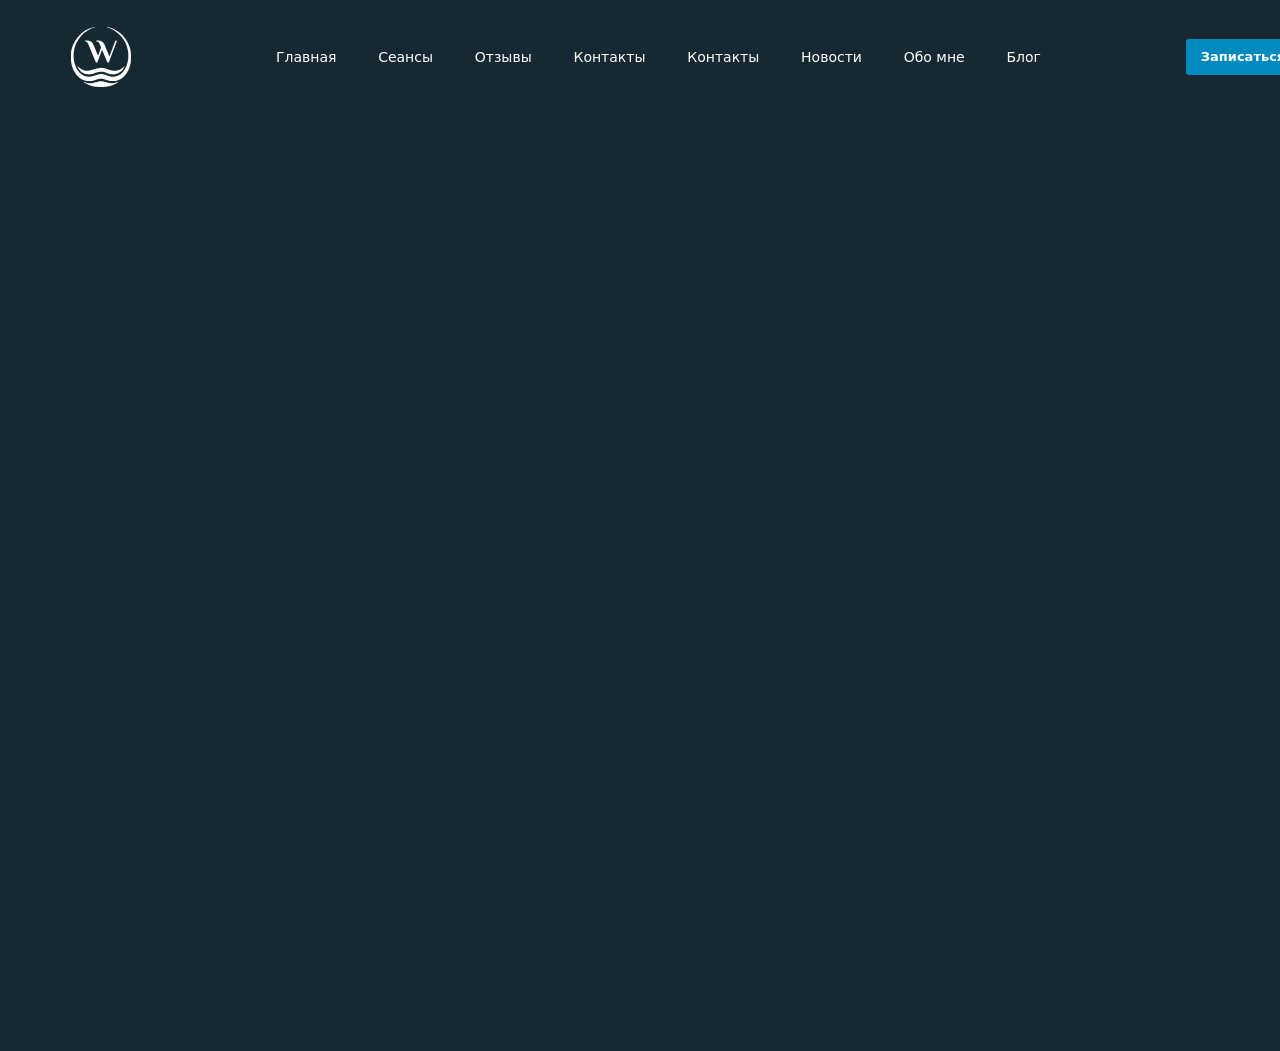
<file: homework4/index.html>
<!DOCTYPE html>
<html lang="en">
<head>
    <meta charset="UTF-8">
    <meta name="viewport" content="width=device-width, initial-scale=1.0">
    <link rel="stylesheet" href="style.css">
    <title>Homework</title>
</head>
<body>
    <header>
        <img src="logo (1).svg" alt="logo">
        <nav>
            <ul>
                <li>Главная</li>
                <li>Сеансы</li>
                <li>Отзывы</li>
                <li>Контакты</li>
                <li>Контакты</li>
                <li>Новости</li>
                <li>Обо мне</li>
                <li>Блог</li>
            </ul>
        </nav>
        <button>Записаться на сеанс</button>
    </header>
</body>
</html>
</file>
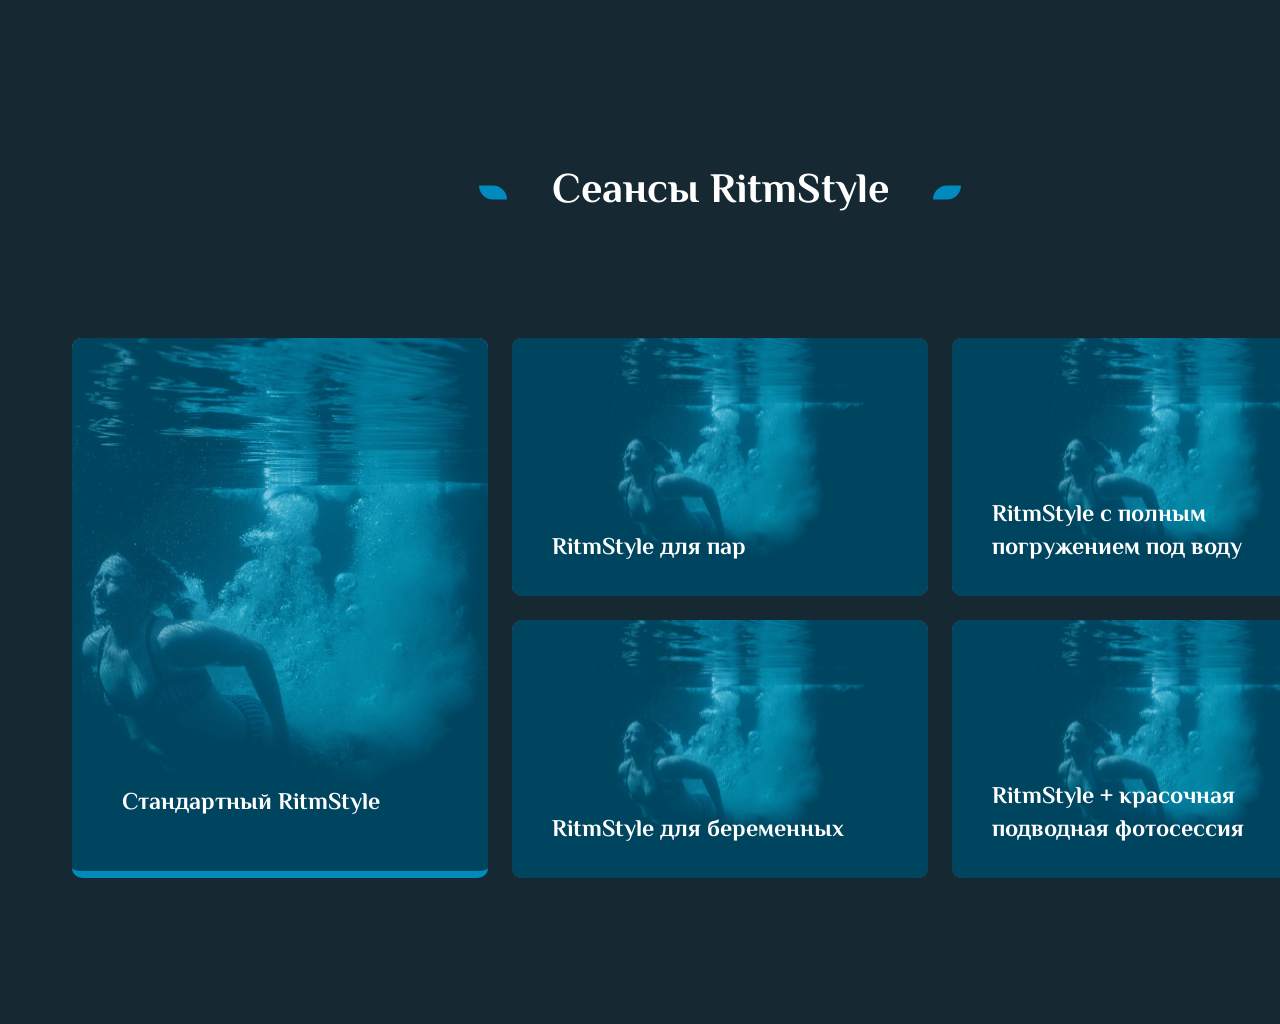
<file: homework5/index.html>
<!DOCTYPE html>
<html lang="en">
<head>
    <meta charset="UTF-8">
    <meta name="viewport" content="width=device-width, initial-scale=1.0">
    <link rel="stylesheet" href="css/style.css">
    <link href="https://fonts.googleapis.com/css2?family=El+Messiri:wght@400..700&display=swap" rel="stylesheet">
    <title>HOMEWORK IS GETTING CRAZY! YEAH BOY!</title>
</head>
<body>
    <section>
        <header>
            <img src="img/leaf_left.svg" alt="leaf_left">
            <span>Сеансы RitmStyle</span>
            <img src="img/leaf_right.svg" alt="leaf_right">
        </header>
        <main>
            <div class="left_side">
                <p>Стандартный RitmStyle</p>
            </div>
            <div class="right_side">
                <div>RitmStyle для пар</div>
                <div>RitmStyle c полным погружением под воду</div>
                <div>RitmStyle для беременных</div>
                <div>RitmStyle + красочная подводная фотосессия</div>
            </div>
        </main>
    </section>
</body>
</html>
</file>
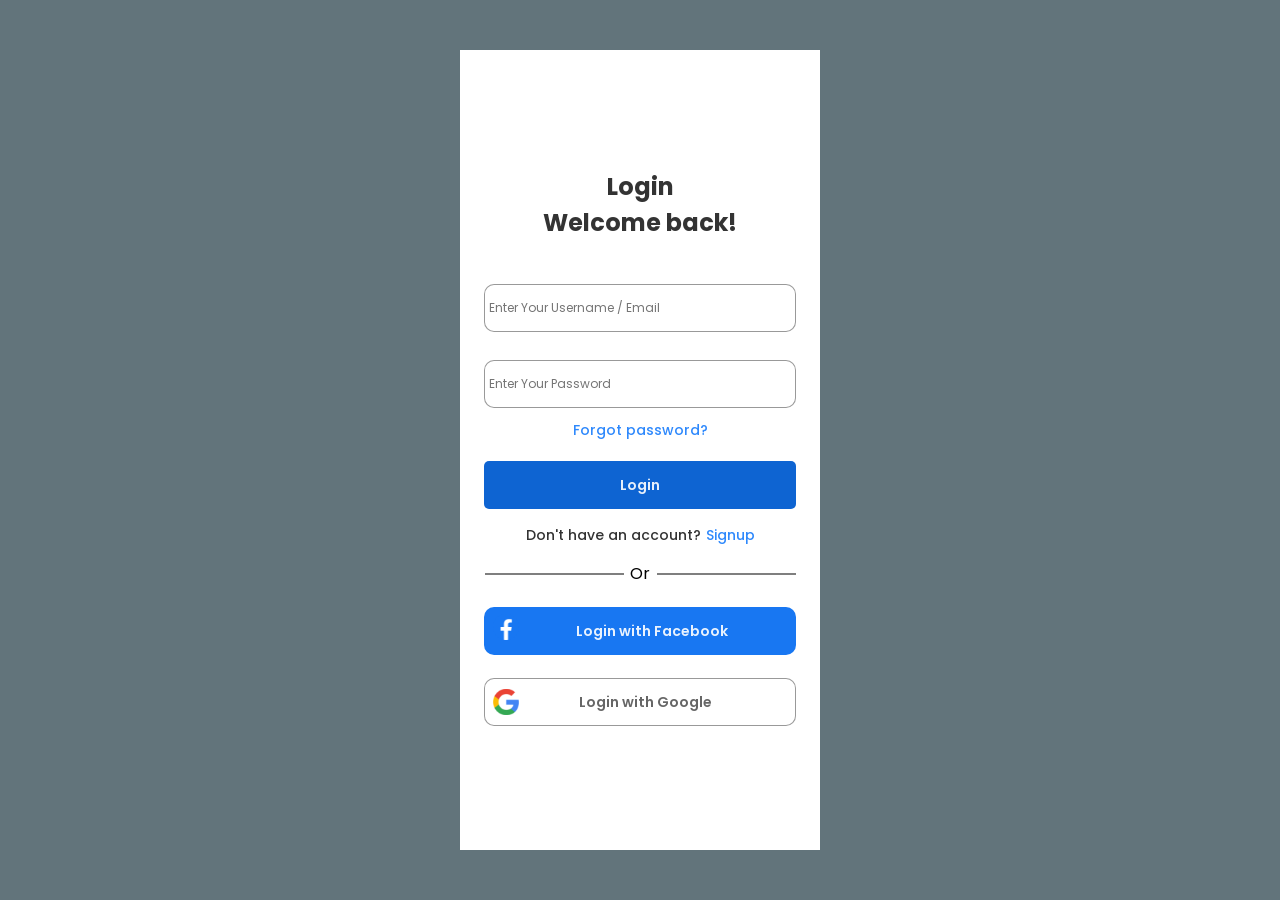
<file: homework6/index.html>
<!DOCTYPE html>
<html lang="en">
<head>
    <meta charset="UTF-8">
    <meta name="viewport" content="width=device-width, initial-scale=1.0">
    <link rel="stylesheet" href="css/style.css">
    <link href="https://fonts.googleapis.com/css2?family=Poppins:ital,wght@0,100;0,200;0,300;0,400;0,500;0,600;0,700;0,800;0,900;1,100;1,200;1,300;1,400;1,500;1,600;1,700;1,800;1,900&display=swap" rel="stylesheet">
    <title>CRAZY LEGENDARY HOMEWORK!!!</title>
</head>
<body>
    <main>
        <p class="welcome">Login<br>Welcome back!</p>
        <form>
            <input class="username" type="text" placeholder="Enter Your Username / Email">
            <input class="password" type="password" placeholder="Enter Your Password">
        </form>
        <p class="forgot"><a>Forgot password?</a></p>
        <button class="login">Login</button>
        <p class="sign_up">Don't have an account?<a>Signup</a></p>
        <div class="or">
            <hr>
            <span>Or</span>
            <hr>
        </div>
        <button class="facebook">
            <img src="img/facebook logo.svg" alt="facebook logo">
            <span>Login with Facebook</span>
        </button>
        <button class="google">
            <img src="img/google logo.svg" alt="google logo">
            <span>Login with Google</span>
        </button>
    </main>
</body>
</html>
</file>
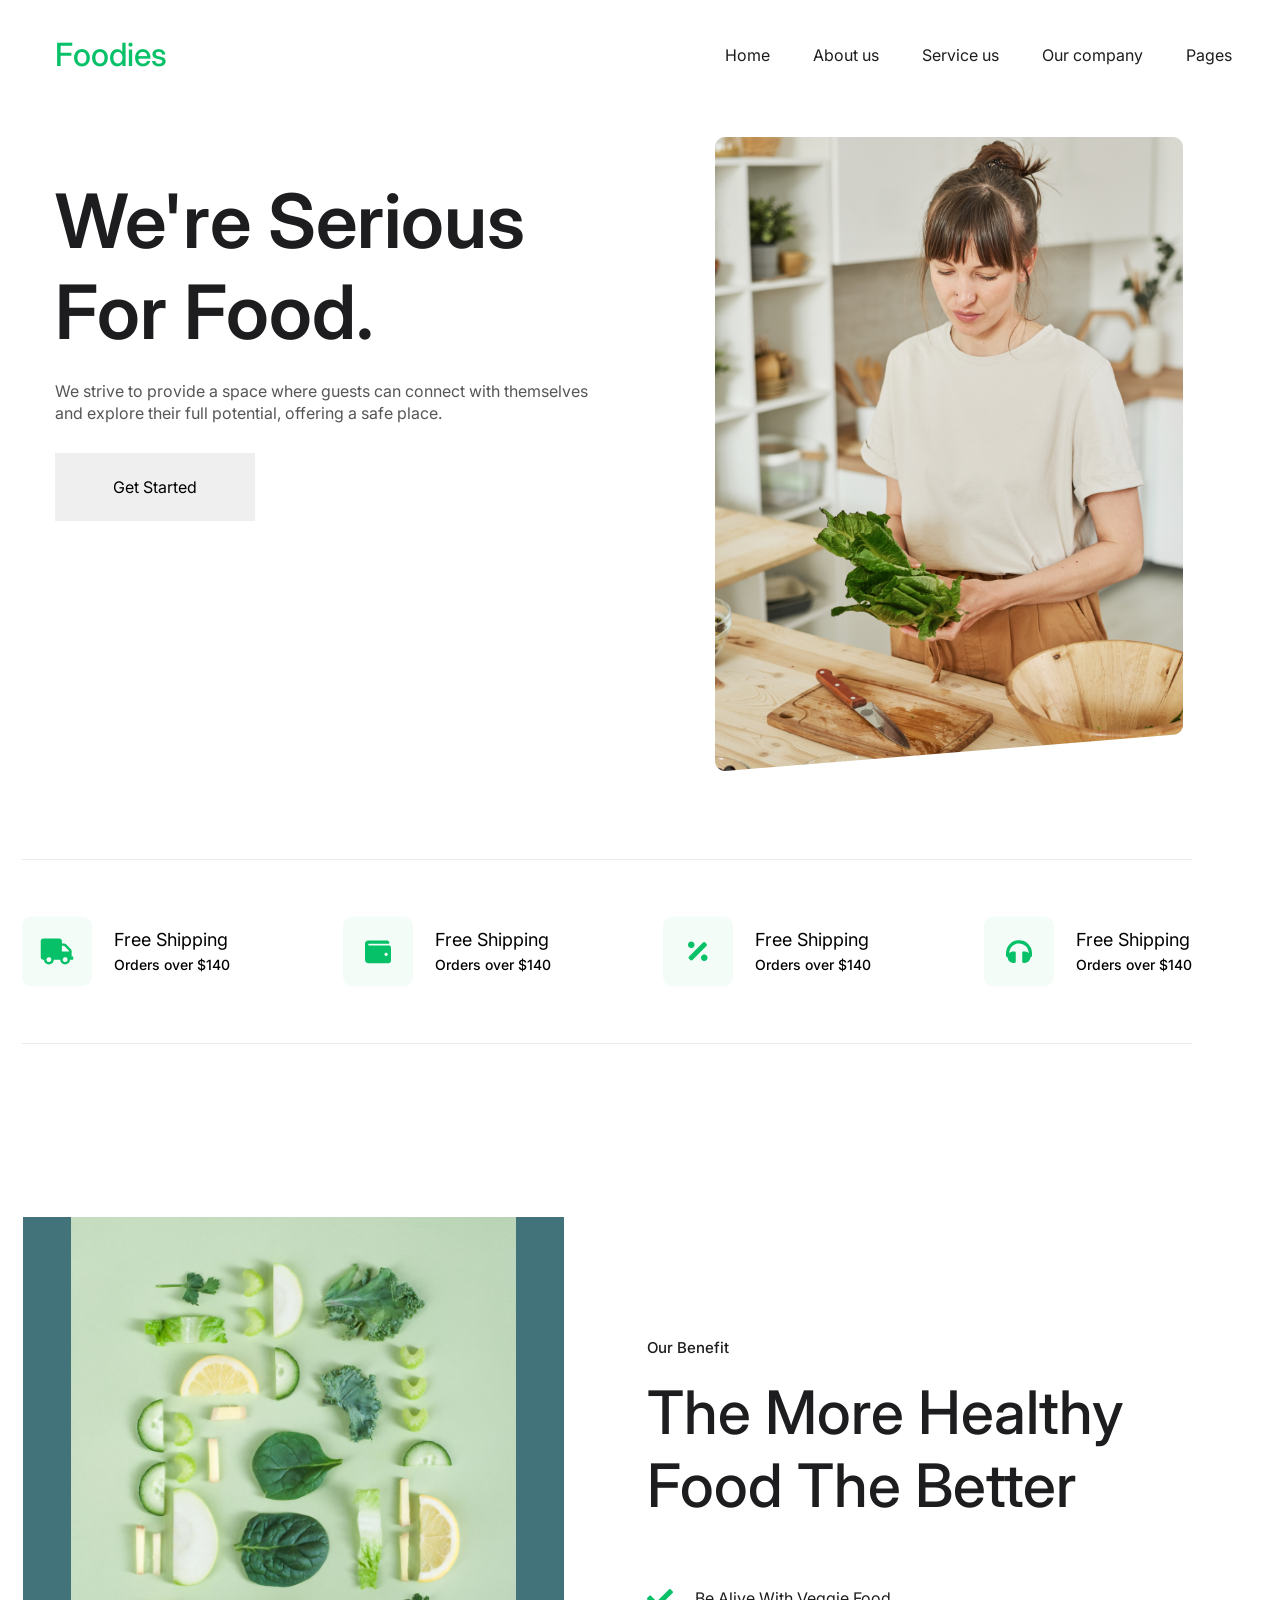
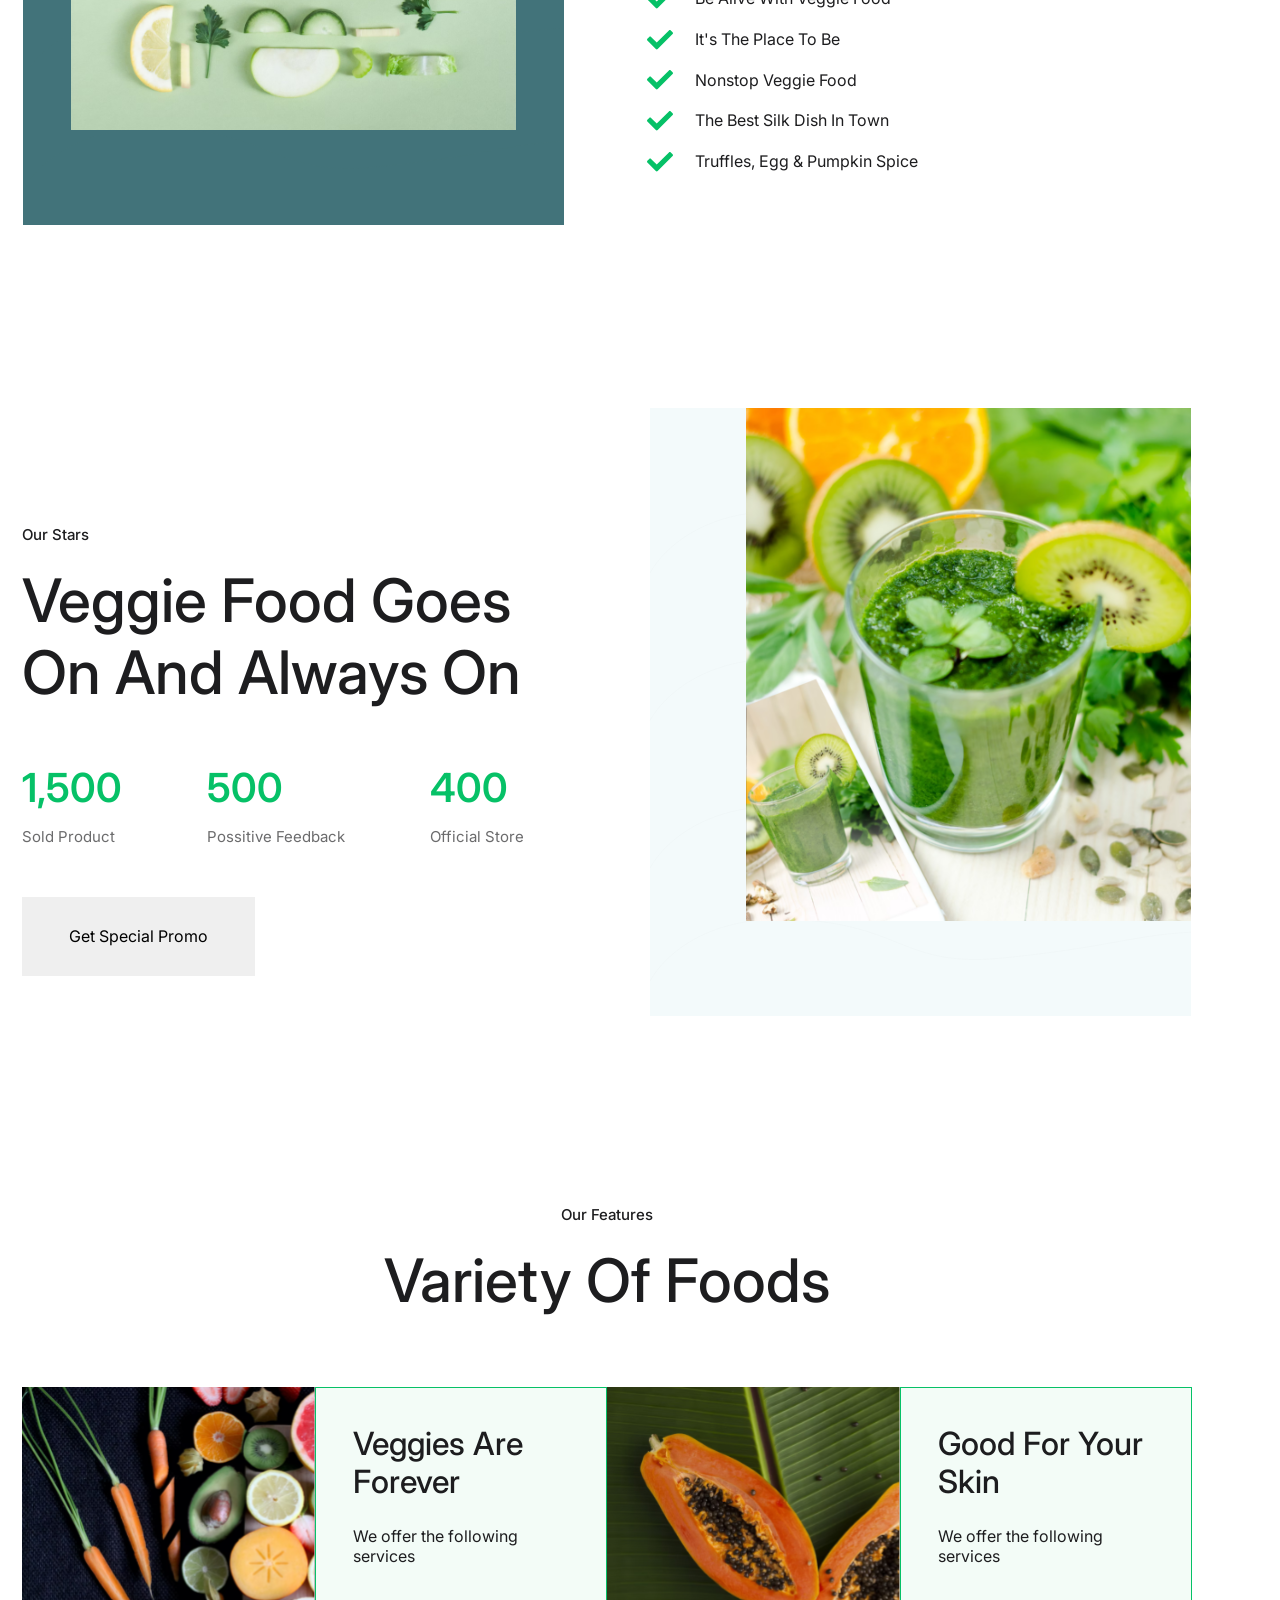
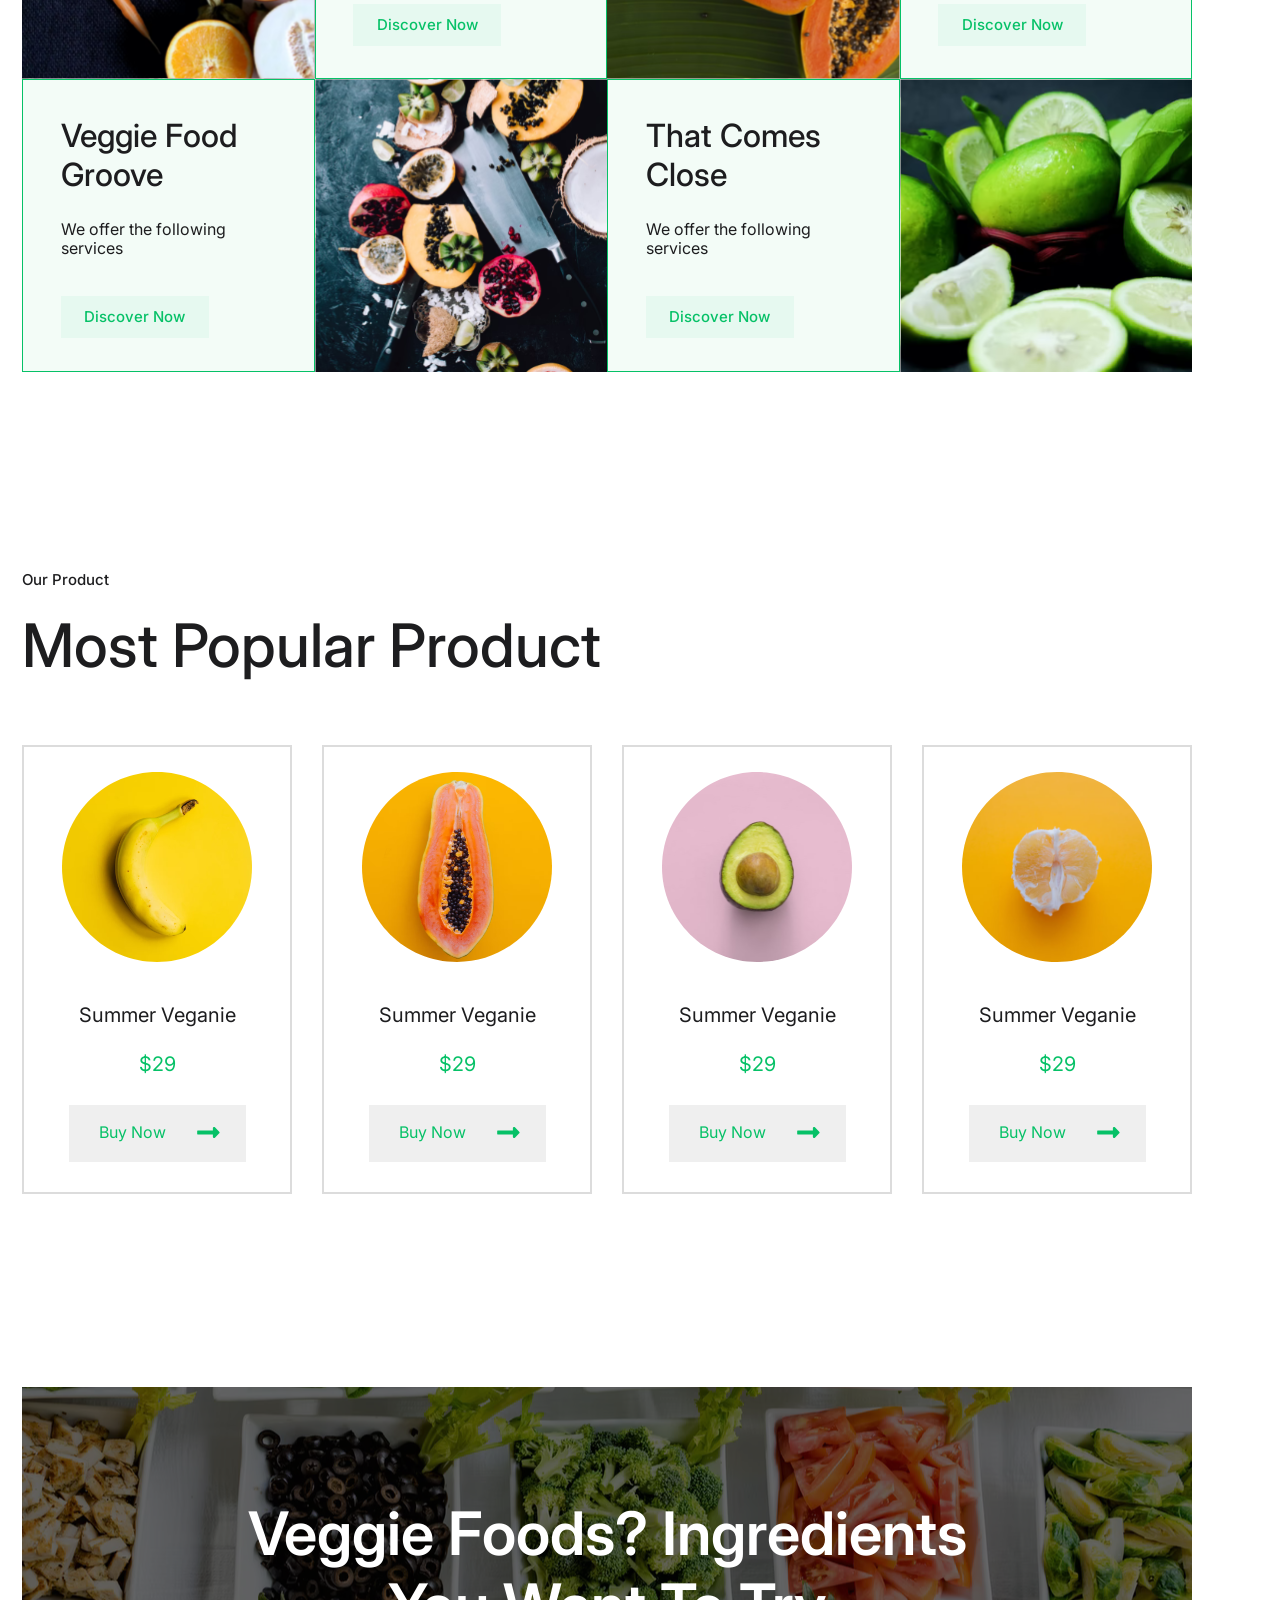
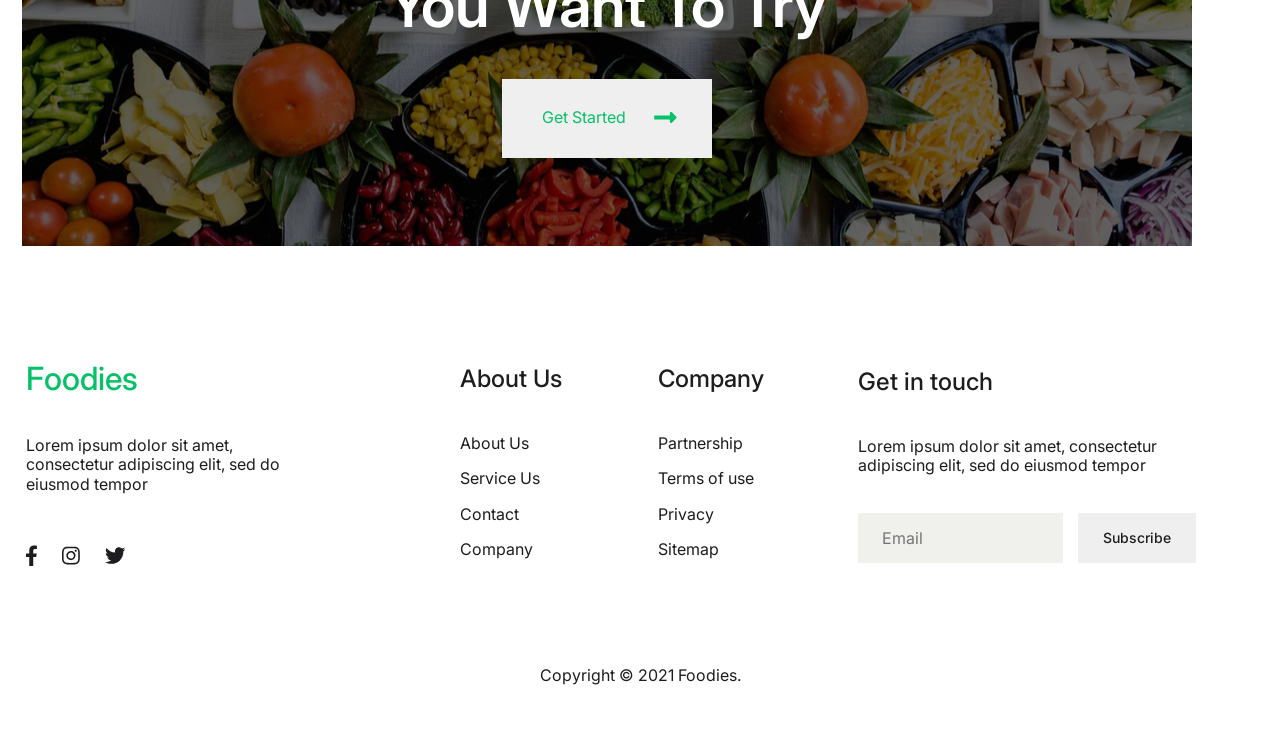
<file: homework7/pages/index.html>
<!DOCTYPE html>
<html lang="en">
<head>
    <meta charset="UTF-8">
    <meta name="viewport" content="width=device-width, initial-scale=1.0">
    <link href="https://fonts.googleapis.com/css2?family=Inter:wght@100..900&display=swap" rel="stylesheet">
    <link rel="stylesheet" href="../styles/css/style.css">
    <title>LEGENDARY THING HAPPENS HERE!!!</title>
</head>
<body>
    <article>
        <header>
            <nav>
                <span class="logo">Foodies</span>
                <ul>
                    <li><a class="nav__text href-active" href="#">Home</a></li>
                    <li><a class="nav__text href-active" href="#">About us</a></li>
                    <li><a class="nav__text href-active" href="#">Service us</a></li>
                    <li><a class="nav__text href-active" href="#">Our company</a></li>
                    <li><a class="nav__text href-active" href="#">Pages</a></li>
                </ul>
            </nav>
            <div class="header">
                <div class="header__left">  
                    <p class="header__left__title">We're Serious For Food.</p>
                    <p class="header__left__subtitle">We strive to provide a space where guests can connect with themselves and explore their full potential, offering a safe place.</p>
                    <button class="header__left__button button-active">Get Started</button>
                </div>
                <img src="../img/hero.svg" alt="hero">
            </div>
        </header>
        <main>
            <section class="features">
                <div class="features__block">
                    <img src="../img/logistic.svg" alt="logistic">
                    <div class="features__text">
                        <div class="features__text__title">Free Shipping</div>
                        <div class="features__text__subtitle">Orders over $140</div>
                    </div>
                </div>
                <div class="features__block">
                    <img src="../img/money.svg" alt="money">
                    <div class="features__text">
                        <div class="features__text__title">Free Shipping</div>
                        <div class="features__text__subtitle">Orders over $140</div>
                    </div>
                </div>
                <div class="features__block">
                    <img src="../img/sales.svg" alt="sales">
                    <div class="features__text">
                        <div class="features__text__title">Free Shipping</div>
                        <div class="features__text__subtitle">Orders over $140</div>
                    </div>
                </div>
                <div class="features__block">
                    <img src="../img/headphones.svg" alt="headphones">
                    <div class="features__text">
                        <div class="features__text__title">Free Shipping</div>
                        <div class="features__text__subtitle">Orders over $140</div>
                    </div>
                </div>
            </section>
            <section class="benefits">
                <img src="../img/benefits.svg" alt="benefits">
                <div class="benefits__right">
                    <p class="benefits__right__subtitle">Our Benefit</p>
                    <p class="benefits__right__title">The More Healthy Food The Better</p>
                    <div class="benefits__right__list">
                        <img src="../img/check.svg" alt="check">
                        <span>Be Alive With Veggie Food</span>
                    </div>
                    <div class="benefits__right__list">
                        <img src="../img/check.svg" alt="check">
                        <span>It's The Place To Be</span>
                    </div>
                    <div class="benefits__right__list">
                        <img src="../img/check.svg" alt="check">
                        <span>Nonstop Veggie Food</span>
                    </div>
                    <div class="benefits__right__list">
                        <img src="../img/check.svg" alt="check">
                        <span>The Best Silk Dish In Town</span>
                    </div>
                    <div class="benefits__right__list">
                        <img src="../img/check.svg" alt="check">
                        <span>Truffles, Egg & Pumpkin Spice</span>
                    </div>
                </div>
            </section>
            <section class="stars">
                <div class="stars__left">
                    <p class="stars__left__subtitle">Our Stars</p>
                    <p class="stars__left__title">Veggie Food Goes On And Always On</p>
                    <div class="stars__left__achievments">
                        <div class="achievment">
                            <p class="achievment__number">1,500</p>
                            <p class="achievment__text">Sold Product</p>
                        </div>
                        <div class="achievment">
                            <p class="achievment__number">500</p>
                            <p class="achievment__text">Possitive Feedback</p>
                        </div>
                        <div class="achievment">
                            <p class="achievment__number">400</p>
                            <p class="achievment__text">Official Store</p>
                        </div>
                    </div>
                    <button class="stars__button button-active">Get Special Promo</button>
                </div>
                <img src="../img/stars.svg" alt="stars">
            </section>
            <section class="advantages">
                <p class="advantages__subtitle">Our Features</p>
                <p class="advantages__title">Variety Of Foods</p>
                <div class="advantages__table">
                    <img src="../img/food-1.svg" alt="food-1">
                    <div class="advantages__table__advantage">
                        <p class="title">Veggies Are Forever</p>
                        <p class="subtitle">We offer the following services</p>
                        <button class="advantages__button button-active">Discover Now</button>
                    </div>
                    <img src="../img/food-2.svg" alt="food-2">
                    <div class="advantages__table__advantage">
                        <p class="title">Good For Your Skin</p>
                        <p class="subtitle">We offer the following services</p>
                        <button class="advantages__button button-active">Discover Now</button>
                    </div>
                    <div class="advantages__table__advantage">
                        <p class="title">Veggie Food Groove</p>
                        <p class="subtitle">We offer the following services</p>
                        <button class="advantages__button button-active">Discover Now</button>
                    </div>
                    <img src="../img/food-3.svg" alt="food-3">
                    <div class="advantages__table__advantage">
                        <p class="title">That Comes Close</p>
                        <p class="subtitle">We offer the following services</p>
                        <button class="advantages__button button-active">Discover Now</button>
                    </div>
                    <img src="../img/food-4.svg" alt="food-4">
                </div>
            </section>
            <section class="product">
                <p class="product__subtitle">Our Product</p>
                <p class="product__title">Most Popular Product</p>
                <div class="product__foods">
                    <div class="product__foods__product">
                        <img src="../img/product-1.svg" alt="product-1">
                        <p class="title">Summer Veganie</p>
                        <p class="price">$29</p>
                        <button class="products__button button-transform"><span>Buy Now</span><img class="button__img-change" src="../img/arrow.svg" alt="arrow"></button>
                    </div>
                    <div class="product__foods__product">
                        <img src="../img/product-2.svg" alt="product-2">
                        <p class="title">Summer Veganie</p>
                        <p class="price">$29</p>
                        <button class="products__button button-transform"><span>Buy Now</span><img class="button__img-change" src="../img/arrow.svg" alt="arrow"></button>
                    </div>
                    <div class="product__foods__product">
                        <img src="../img/product-3.svg" alt="product-3">
                        <p class="title">Summer Veganie</p>
                        <p class="price">$29</p>
                        <button class="products__button button-transform"><span>Buy Now</span><img class="button__img-change" src="../img/arrow.svg" alt="arrow"></button>
                    </div>
                    <div class="product__foods__product">
                        <img src="../img/product-4.svg" alt="product-4">
                        <p class="title">Summer Veganie</p>
                        <p class="price">$29</p>
                        <button class="products__button button-transform"><span>Buy Now</span><img class="button__img-change" src="../img/arrow.svg" alt="arrow"></button>
                    </div>
                </div>
            </section>
            <section class="ingredients">
                <p class="ingredients__title">Veggie Foods? Ingredients You Want To Try</p>
                <button class="ingredients__button button-transform"><span>Get Started</span><img class="button__img-change" src="../img/arrow.svg" alt="arrow"></button>
            </section>
        </main>
        <footer>
            <div class="footer__top">
                <div class="footer__top1">
                    <p class="logo">Foodies</p>
                    <p class="footer__top1__subtitle">Lorem ipsum dolor sit amet, consectetur adipiscing elit, sed do eiusmod tempor</p>
                    <div class="contacts">
                        <img src="../img/Facebook.svg" alt="Facebook">
                        <img src="../img/instagram.svg" alt="Instagram">
                        <img src="../img/Twitter.svg" alt="Twitter">
                    </div>
                </div>
                <div class="footer__top2">
                    <p class="footer__top2__title">About Us</p>
                    <ul>
                        <li><a class="footer__href-active" href="#">About Us</a></li>
                        <li><a class="footer__href-active" href="#">Service Us</a></li>
                        <li><a class="footer__href-active" href="#">Contact</a></li>
                        <li><a class="footer__href-active" href="#">Company</a></li>
                    </ul>
                </div>
                <div class="footer__top3">
                    <p class="footer__top3__title">Company</p>
                    <ul>
                        <li><a class="footer__href-active" href="#">Partnership</a></li>
                        <li><a class="footer__href-active" href="#">Terms of use</a></li>
                        <li><a class="footer__href-active" href="#">Privacy</a></li>
                        <li><a class="footer__href-active" href="#">Sitemap</a></li>
                    </ul>
                </div>
                <div class="footer__top4">
                    <p class="footer__top4__title">Get in touch</p>
                    <p class="footer__top4__subtitle">Lorem ipsum dolor sit amet, consectetur adipiscing elit, sed do eiusmod tempor</p>
                    <form>
                        <input type="email" placeholder="Email">
                        <button class="button-transform"><span>Subscribe</span></button>
                    </form>
                </div>
            </div>
        </footer>
        <div class="footer__bottom"><p>Copyright © 2021 Foodies.</p></div>
    </article>
</body>
</html>
</file>
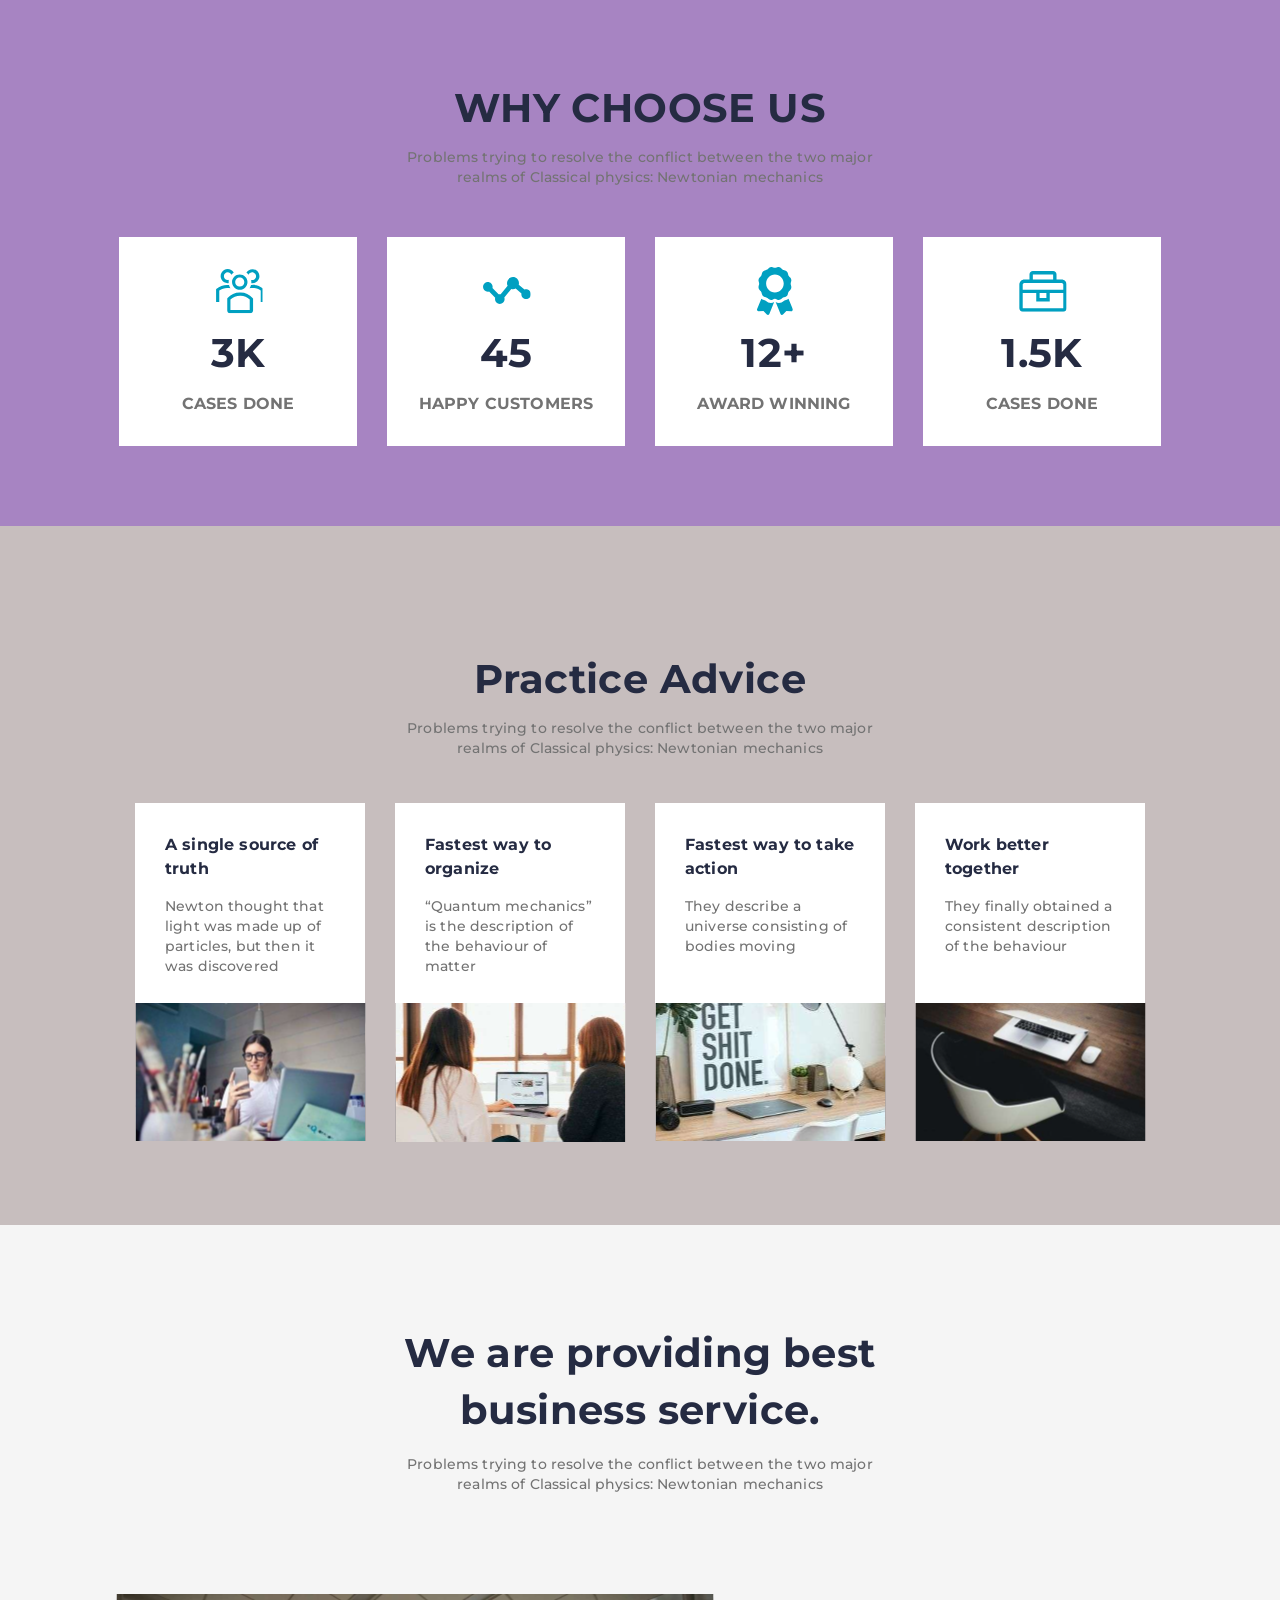
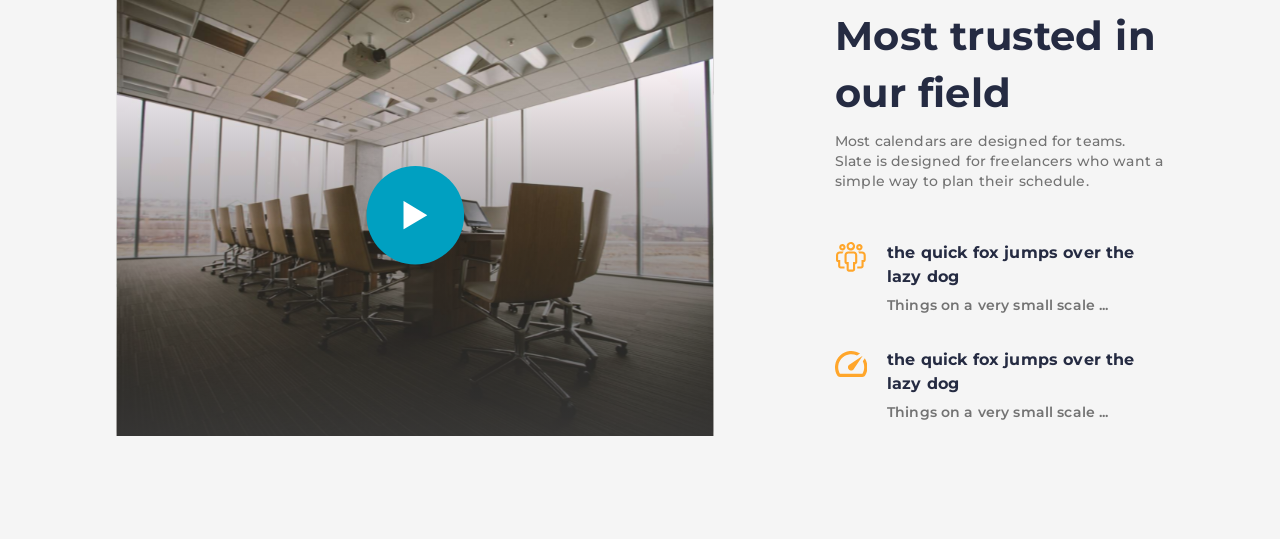
<file: homework8-9/pages/index.html>
<!DOCTYPE html>
<html lang="en">
<head>
    <meta charset="UTF-8">
    <meta name="viewport" content="width=device-width, initial-scale=1.0">
    <link rel="stylesheet" href="../styles/css/style.css">
    <link href="https://fonts.googleapis.com/css2?family=Montserrat:ital,wght@0,100..900;1,100..900&display=swap" rel="stylesheet">
    <title>CRAZY THINGS!!!</title>
</head>
<body>
    <main>
        <section class="features">
            <div class="features__container">
                <p class="features__title">WHY CHOOSE US</p>
                <p class="features__text">Problems trying to resolve the conflict between the two major realms 
                    of Classical physics: Newtonian mechanics </p>
                <div class="features__cards">
                    <div class="features__card">
                        <img src="../img/card-icon1.svg" alt="card-icon1">
                        <p class="features__card__title">3K</p>
                        <p class="features__card__subtitle">CASES DONE</p>
                    </div>
                    <div class="features__card">
                        <img src="../img/card-icon2.svg" alt="card-icon2">
                        <p class="features__card__title">45</p>
                        <p class="features__card__subtitle">HAPPY CUSTOMERS</p>
                    </div>
                    <div class="features__card">
                        <img src="../img/card-icon3.svg" alt="card-icon3">
                        <p class="features__card__title">12+</p>
                        <p class="features__card__subtitle">AWARD WINNING</p>
                    </div>
                    <div class="features__card">
                        <img src="../img/card-icon4.svg" alt="card-icon4">
                        <p class="features__card__title">1.5K</p>
                        <p class="features__card__subtitle">CASES DONE</p>
                    </div>
                </div>
            </div>
        </section>
        <section class="advices">
            <div class="advices__container">
                <p class="advices__title">Practice Advice</p>
                <p class="advices__text">Problems trying to resolve the conflict between 
                    the two major realms of Classical physics: Newtonian mechanics</p>
                <div class="advices__cards">
                    <div class="advices__card">
                        <div class="advices__card__info">
                            <p class="advices__card__subtitle">A single source of truth</p>
                            <p class="advices__card__text">Newton thought that 
                                light was made up of particles, but then it was discovered</p>
                        </div>
                        <img src="../img/advices-1.svg" alt="advices-1">
                    </div>
                    <div class="advices__card">
                        <div class="advices__card__info">
                            <p class="advices__card__subtitle">Fastest way to organize</p>
                            <p class="advices__card__text">“Quantum mechanics” 
                                is the description of the behaviour of matter</p>
                        </div>
                        <img src="../img/advices-2.svg" alt="advices-2" width="230.5px">
                    </div>
                    <div class="advices__card">
                        <div class="advices__card__info">
                            <p class="advices__card__subtitle">Fastest way to take action</p>
                            <p class="advices__card__text">They describe a 
                                universe consisting of bodies moving</p>
                        </div>
                        <img src="../img/advices-3.svg" alt="advices-3">
                    </div>
                    <div class="advices__card">
                        <div class="advices__card__info">
                            <p class="advices__card__subtitle">Work better together</p>
                            <p class="advices__card__text">They finally obtained 
                                a consistent description of the behaviour </p>
                        </div>
                        <img src="../img/advices-4.svg" alt="advices-4">
                    </div>
                </div>
            </div>
        </section>
        <section class="business-service">
            <div class="business-service__container">
                <p class="business-service__title">
                    We are providing best business service.
                </p>
                <p class="business-service__text">
                    Problems trying to resolve the conflict between the two major realms of Classical physics: Newtonian mechanics 
                </p>
                <div class="business-service__trust">
                    <div class="business-service__trust__video">
                        <img src="../img/video.svg" alt="video">
                    </div>
                    <div class="business-service__trust__info">
                        <p class="business-service__trust__info__title">
                            Most trusted in our field
                        </p>
                        <p class="business-service__trust__info__text">
                            Most calendars are designed for teams. Slate is designed for freelancers who want a simple way to plan their schedule.
                        </p>
                        <div class="business-service__trust__info__list">
                            <div class="business-service__trust__info__list__unit">
                                <img src="../img/list_icon2.svg" alt="list_icon2">
                                <div class="business-service__trust__info__list__unit__info">
                                    <p class="business-service__trust__info__list__unit__info__subtitle">
                                        the quick fox jumps over the lazy dog
                                    </p>
                                    <p class="business-service__trust__info__list__unit__info__text">
                                        Things on a very small scale ...
                                    </p>
                                </div>
                            </div>
                            <div class="business-service__trust__info__list__unit">
                                <img src="../img/list_icon1.svg" alt="list_icon1">
                                <div class="business-service__trust__info__list__unit__info">
                                    <p class="business-service__trust__info__list__unit__info__subtitle">
                                        the quick fox jumps over the lazy dog
                                    </p>
                                    <p class="business-service__trust__info__list__unit__info__text">
                                        Things on a very small scale ...
                                    </p>
                                </div>
                            </div>
                        </div>
                    </div>
                </div>
            </div>
        </section>
    </main>
</body>
</html>
</file>
<file: homework4/style.css>
*{
    margin: 0;
    padding: 0;
    color: white;
    /* Максимально похожий шрифт попытался найти, тот просто не хочет подключаться через AdobeFonts, а в гугле нет */
    font-family: system-ui, -apple-system, BlinkMacSystemFont, 'Segoe UI', Roboto, Oxygen, Ubuntu, Cantarell, 'Open Sans', 'Helvetica Neue', sans-serif;
}

body{
    background-color: #162831;
    width: 1440px;
    height: 1024px;
}

header{
    display: flex;
    justify-content: space-between;
    margin: 27px 71px;
    align-items: center;
}

img{
    width: 60px;
    height: 60px;
}

nav{
    width: 765px;
    font-size: 14px;
    line-height: 18.9px;
    font-weight: 400;
}

ul{
    display: flex;
    justify-content: space-between;
    text-decoration: none;
    list-style-type: none;
}

button{
    background-color: #018ABE;
    font-size: 13px;
    line-height: 18.2px;
    font-weight: 600;
    border: none;
    border-radius: 3px;
    padding: 9px 15px 9px 15px;
}

button:hover{
    background-color: #056387;
    transition: 1s;
}
</file>
<file: homework5/css/style.css>
@import 'reset.css';

body {
    width: 1440px;
    height: 1024px;
    background-color: #162831;
    color: white;
    font-family: 'El Messiri', sans-serif;
    display: flex;
    align-items: center;
    justify-content: center;
    
}

section {
    display: flex;
    flex-direction: column;
    align-items: center;
    width: 1296px;
    height: 698px;
}

header{
    display: flex;
    justify-content: space-between;
    width: 482px;
}

header span{
    font-weight: 700;
    font-size: 42px;
    line-height: 140%;
    text-align: center;
}

main {
    margin-top: 116px;
    display: flex;
    font-weight: 700;
    font-size: 24px;
    line-height: 140%;
}

main div{
    width: 416px;
}

.left_side {
    background-image: url('../img/big.svg');
    height: 540px;
    margin-right: 24px;
    border-bottom: 7px solid #018ABE;
    border-radius: 0 0 10px 10px;
    box-sizing: border-box;
    display: flex;
    align-items: end;
    padding: 0 0 50px 50px;
}

.right_side {
    display: flex;
    flex-wrap: wrap;
    width: 856px;
    gap: 24px;
}

.right_side div{
    height: 258px;
    background-image: url('../img/small.svg');
    box-sizing: border-box;
    display: flex;
    align-items: end;
    padding: 0 40px 30px 40px;
}
</file>
<file: homework6/css/style.css>
@import url(reset.css);

body {
    background-color: rgb(98, 116, 123);
    display: flex;
    justify-content: center;
    align-items: center;
    height: 100vh;
    font-family: 'Poppins', sans-serif;
}

main {
    width: 360px;
    height: 800px;
    background-color: #FFFFFF;
    padding: 119px 24px 124px;
    display: flex;
    flex-direction: column;
    align-items: center;
}

.welcome {
    font-weight: 700;
    font-size: 24px;
    text-align: center;
    color: rgba(0, 0, 0, 0.8);
    line-height: 36px;
    margin-bottom: 43px;
}

form {
    height: 124px;
    display: flex;
    flex-direction: column;
    justify-content: space-between;
    margin-bottom: 12px;
}

form input {
    border: 1px solid rgba(0, 0, 0, 0.4);
    border-radius: 10px;
    width: 312px;
    height: 48px;
    background: rgba(255, 255, 255, 0.08);
    font-weight: 400;
    font-size: 12px;
    color: rgba(0, 0, 0, 0.7);
    padding-left: 4px;
}

.forgot {
    line-height: 21px;
    font-weight: 500;
    font-size: 14px;
    color: #2f89fc;
    margin-bottom: 20px;
}

.login {
    border-radius: 5px;
    width: 312px;
    height: 48px;
    background: #0e64d2;
    font-family: var(--font-family);
    font-weight: 600;
    font-size: 14px;
    color: rgba(255, 255, 255, 0.9);
    margin-bottom: 16px;
}

.sign_up {
    width: 229px;
    line-height: 21px;
    font-weight: 500;
    font-size: 14px;
    color: rgba(0, 0, 0, 0.8);
    display: flex;
    justify-content: space-between;
    align-items: center;
    margin-bottom: 17px;
}

.sign_up a {
    color: #2f89fc;
}

div {
    margin-bottom: 23px;
    display: flex;
    justify-content: space-between;
    align-items: center;
    width: 311px;
    line-height: 21px;
}

div hr {
    border: 1px solid rgba(0, 0, 0, 0.5);
    width: 139px;
    height: 0px;
}

.facebook {
    border-radius: 10px;
    width: 312px;
    height: 48px;
    background: #1877f2;
    display: flex;
    margin-bottom: 23px;
}

.facebook img {
    margin: 7px 0 0 9px;
}

.facebook span {
    margin: auto 57px;
    font-weight: 600;
    font-size: 14px;
    color: rgba(255, 255, 255, 0.9);
}

.google {
    border: 1px solid rgba(0, 0, 0, 0.4);
    border-radius: 10px;
    width: 312px;
    height: 48px;
    background: rgba(255, 255, 255, 0.02);
    display: flex;
    align-items: center;
}

.google img {
    margin-left: 8px;
}

.google span {
    margin-left: 60px;
    font-weight: 600;
    font-size: 14px;
    color: rgba(0, 0, 0, 0.6);
}
</file>
<file: homework7/styles/css/style.css>
@import url(../reset.css);
.product__title, .advantages__title, .stars__left__title, .benefits__right__title {
  font-weight: 500;
  font-size: 60px;
  color: #1d1d1f;
  line-height: 72.61px;
}

.product__subtitle, .advantages__subtitle, .stars__left__subtitle, .benefits__right__subtitle {
  font-weight: 500;
  font-size: 15px;
  color: #1d1d1f;
  line-height: 18.15px;
}

.footer__top2__title, .footer__top3__title, .footer__top4__title {
  font-weight: 500;
  font-size: 24px;
  color: #1d1d1f;
  line-height: 29.05px;
}

.footer__bottom, .footer__top4__subtitle, .footer__top3 ul, .footer__top2 ul, .footer__top1__subtitle {
  font-weight: 400;
  font-size: 16px;
  color: #1d1d1f;
  line-height: 19.36px;
}

body {
  background-color: #c0c9cf;
  font-family: "Inter", sans-serif;
  display: flex;
  justify-content: start;
  align-items: center;
  flex-direction: column;
}

article {
  background-color: #FFFFFF;
  width: 1440px;
}

.href-active:hover {
  transition: 0.5s;
  color: #06C167;
  transform: scale(1.2);
  display: block;
}

.button-active:hover {
  transition: 0.5s;
  background-color: #06C167;
  color: #fff;
}

header {
  margin-top: 39px;
  width: 1312px;
  padding-left: 135px;
}

nav {
  width: 1177px;
  display: flex;
  justify-content: space-between;
  align-items: center;
}
nav ul {
  width: 507px;
  display: flex;
  justify-content: space-between;
  align-items: center;
}
nav .nav__text {
  font-weight: 400;
  font-size: 16px;
  color: #1d1d1f;
}

.logo {
  font-weight: 500;
  font-size: 32px;
  color: #06C167;
}

.header {
  margin-top: 66px;
  margin-right: 49px;
  display: flex;
  justify-content: space-between;
  align-items: start;
}

.header__left {
  margin-top: 39px;
  width: 533px;
}

.header__left__title {
  font-weight: 600;
  font-size: 75px;
  color: #1d1d1f;
  line-height: 90.77px;
}

.header__left__subtitle {
  margin: 22px 0 28px;
  font-weight: 400;
  line-height: 22.78px;
  font-size: 16px;
  line-height: 142%;
  color: rgba(29, 29, 31, 0.75);
}

.header__left__button {
  width: 200px;
  height: 68px;
  font-weight: 400;
  font-size: 16px;
}

main {
  margin-left: 102px;
  margin-top: 88px;
}

.features {
  width: 1170px;
  height: 185px;
  margin-bottom: 173px;
  display: flex;
  justify-content: space-between;
  align-items: center;
  border-top: 1.5px solid rgba(112, 112, 112, 0.15);
  border-bottom: 1.5px solid rgba(112, 112, 112, 0.15);
}
.features .features__block {
  display: flex;
  justify-content: space-between;
  align-items: center;
}

.features__text {
  margin-left: 22px;
}

.features__text__title {
  font-size: 18px;
  font-weight: 400;
  line-height: 21.78px;
  margin-bottom: 7px;
}

.features__text__subtitle {
  font-size: 14px;
  font-weight: 500;
  line-height: 16.94px;
}

.benefits {
  display: flex;
  justify-content: space-between;
  align-items: center;
  width: 1162px;
  margin-bottom: 183px;
}

.benefits__right {
  width: 537px;
  margin-top: 89px;
}

.benefits__right__title {
  margin: 19px 0px 68px;
}

.benefits__right__list {
  font-weight: 400;
  font-size: 16px;
  color: #1d1d1f;
  line-height: 19.36px;
  display: flex;
  justify-content: start;
  align-items: center;
  margin-bottom: 20.61px;
}
.benefits__right__list img {
  margin-right: 22px;
}

.stars {
  width: 1170px;
  display: flex;
  justify-content: space-between;
  align-items: center;
  margin-bottom: 190px;
}

.stars__left {
  width: 570px;
  margin-top: 78px;
}

.stars__left__title {
  margin: 20px 0 55px;
}

.stars__left__achievments {
  display: flex;
  justify-content: space-between;
  align-items: center;
  width: 502px;
}

.achievment .achievment__number {
  font-weight: 600;
  font-size: 40px;
  color: #06C167;
  line-height: 48.41px;
  margin-bottom: 16px;
}
.achievment .achievment__text {
  opacity: 0.65;
  font-weight: 400;
  font-size: 15px;
  color: #1d1d1f;
  line-height: 18.15px;
}

.stars__button {
  margin-top: 51px;
  font-weight: 400;
  font-size: 16px;
  width: 233px;
  height: 79px;
  line-height: 19.36px;
}

.advantages {
  width: 1170px;
  display: flex;
  justify-content: start;
  align-items: center;
  flex-direction: column;
  margin-bottom: 199px;
}

.advantages__title {
  margin: 20px 0 70px;
}

.advantages__table {
  display: flex;
  justify-content: space-between;
  align-items: center;
  flex-wrap: wrap;
  gap: 0;
}
.advantages__table img {
  width: 292.5px;
  height: 292.5px;
}

.advantages__table__advantage {
  padding: 37px 0 0 37.5px;
  width: 292.5px;
  height: 292.5px;
  border: 1.5px solid #06C167;
  box-sizing: border-box;
  background-color: #f3fcf7;
}
.advantages__table__advantage .title {
  font-weight: 500;
  font-size: 32px;
  color: #1d1d1f;
  line-height: 38.73px;
}
.advantages__table__advantage .subtitle {
  margin: 25px 0 38px;
  width: 210px;
  line-height: 19.36px;
  font-weight: 400;
  font-size: 16px;
  color: #1d1d1f;
}

.advantages__button {
  width: 148px;
  height: 42px;
  background-color: #e6f9f0;
  font-weight: 500;
  font-size: 15px;
  color: #06C167;
  line-height: 18.15px;
}

.product {
  width: 1170px;
  margin-bottom: 193px;
}

.product__title {
  margin: 20px 0 63px;
}

.product__foods {
  display: flex;
  justify-content: space-between;
  align-items: center;
}

.product__foods__product {
  width: 270px;
  display: flex;
  justify-content: start;
  align-items: center;
  flex-direction: column;
  padding: 25px 40px 30px;
  border: 2px solid rgba(118, 118, 117, 0.2509803922);
}
.product__foods__product .title {
  font-weight: 400;
  color: #1d1d1f;
  font-size: 20px;
  line-height: 24.2px;
  margin: 41px 0 25px;
}
.product__foods__product .price {
  font-weight: 400;
  font-size: 20px;
  color: #06C167;
  line-height: 24.2px;
  margin-bottom: 29px;
}
.product__foods__product button {
  width: 177px;
  height: 57px;
  line-height: 19.36px;
  display: flex;
  justify-content: space-between;
  align-items: center;
  padding: 18px 25.43px 20px 30px;
  transition: 0.5s;
}
.product__foods__product button span {
  font-weight: 400;
  font-size: 16px;
  color: #06C167;
}

.product__foods__product:hover {
  border-color: #06C167;
}

.button-transform:hover {
  transform: scale(1.2);
  transition: 0.5s;
  background-color: #06C167;
}
.button-transform:hover span {
  color: white;
}
.button-transform:hover .button__img-change {
  content: url(../../img/arrow-white.svg);
}

.ingredients {
  display: flex;
  justify-content: start;
  align-items: center;
  width: 1170px;
  flex-direction: column;
  background-image: url(../../img/Ingredients.svg);
  height: 459px;
  margin-bottom: 108px;
}

.ingredients__title {
  font-weight: 600;
  font-size: 60px;
  text-align: center;
  color: #fff;
  line-height: 72.61px;
  width: 799px;
  margin: 110px 0 37px;
}

.ingredients__button {
  width: 210px;
  height: 79px;
  line-height: 19.36px;
  display: flex;
  justify-content: space-between;
  align-items: center;
  padding: 29px 35.02px 31px 40px;
  transition: 0.5s;
}
.ingredients__button span {
  font-weight: 400;
  font-size: 16px;
  color: #06C167;
}

footer {
  margin-left: 106px;
}

.footer__top {
  display: flex;
  justify-content: start;
  align-items: center;
  width: 1170px;
}

.footer__top1 {
  width: 284px;
}

.footer__top1__subtitle {
  margin: 41px 0 51.6px;
}

.contacts {
  width: 100px;
  display: flex;
  justify-content: space-between;
  align-items: center;
}

.footer__top2 {
  width: 107px;
  margin: 10px 91px 0 150px;
}
.footer__top2 ul li {
  margin-bottom: 16px;
}
.footer__top2 ul li a {
  color: #1d1d1f;
}

.footer__top2__title, .footer__top3__title, .footer__top4__title {
  margin-bottom: 41px;
}

.footer__top3 {
  width: 110px;
  margin: 10px 90px 0 0;
}
.footer__top3 ul li {
  margin-bottom: 16px;
}
.footer__top3 ul li a {
  color: #1d1d1f;
}

.footer__top4 {
  width: 338px;
}

.footer__top4__subtitle {
  margin-bottom: 37px;
}

form {
  display: flex;
  justify-content: space-between;
  align-items: center;
}
form input {
  padding-left: 24px;
  height: 50px;
  width: 205px;
  line-height: 16.94px;
  background-color: #f0f1ec;
  outline: none;
}
form input ::-webkit-input-placeholder {
  opacity: 0.51;
  color: #1d1d1f;
}
form button {
  height: 50px;
  width: 118px;
}
form button span {
  font-weight: 500;
  font-size: 14px;
  color: #1d1d1f;
  line-height: 16.94px;
}

.footer__bottom {
  margin: 91.02px 0 69px;
  display: flex;
  justify-content: center;
  align-items: center;
}
</file>
<file: homework8-9/styles/css/style.css>
@import url(../css/reset.css);
.business-service__trust__info__title, .business-service__title, .advices__title, .features__card__title, .features__title {
  font-family: "Montserrat", sans-serif;
  font-weight: 700;
  font-size: 40px;
  line-height: 142%;
  letter-spacing: 0.01em;
  color: #252b42;
  text-align: center;
}

.business-service__trust__info__list__unit__info__subtitle, .advices__card__subtitle, .features__card__subtitle {
  font-family: "Montserrat", sans-serif;
  font-weight: 700;
  font-size: 16px;
  line-height: 150%;
  letter-spacing: 0.01em;
  color: #737373;
}

.business-service__trust__info__text, .business-service__text, .advices__card__text, .advices__text, .features__text {
  font-family: "Montserrat", sans-serif;
  font-weight: 500;
  font-size: 14px;
  line-height: 143%;
  letter-spacing: 0.01em;
  color: #737373;
}

body {
  min-width: 320px;
}

.features {
  background-color: #A784C2;
  display: flex;
  justify-content: center;
  align-items: center;
  padding: 80px 40px;
}

.features__container {
  max-width: 1050px;
  display: flex;
  flex-direction: column;
  justify-content: center;
  align-items: center;
}

.features__text {
  text-align: center;
  margin: 10px 0 50px;
  max-width: 511px;
}

.features__cards {
  display: flex;
  justify-content: space-between;
  align-items: center;
  gap: 30px;
  max-width: 1050px;
}

.features__card {
  width: 238px;
  height: 209px;
  padding: 30px 0;
  background-color: white;
  display: flex;
  flex-direction: column;
  justify-content: space-between;
  align-items: center;
}

.features__card__subtitle {
  text-align: center;
}

.advices {
  background-color: #C7BEBE;
  padding: 125px 40px 80px;
  display: flex;
  justify-content: center;
  align-items: center;
}

.advices__container {
  max-width: 1050px;
  display: flex;
  flex-direction: column;
  justify-content: start;
  align-items: center;
}

.advices__text {
  text-align: center;
  max-width: 470px;
  margin: 10px 0 45px;
}

.advices__cards {
  max-width: 1050px;
  gap: 30px;
  display: flex;
  justify-content: space-between;
  align-items: start;
}

.advices__card {
  width: 230px;
}

.advices__card__info {
  background-color: white;
  padding: 30px;
  height: 200px;
}

.advices__card__subtitle {
  margin-bottom: 15px;
  color: #252b42;
}

.business-service {
  background-color: #F5F5F5;
  display: flex;
  justify-content: center;
  align-items: center;
  padding: 100px 195px;
}

.business-service__container {
  display: flex;
  flex-direction: column;
  justify-content: start;
  align-items: center;
  max-width: 1050px;
}

.business-service__title {
  max-width: 480px;
}

.business-service__text {
  text-align: center;
  margin: 15px 0 100px;
  max-width: 511px;
}

.business-service__trust {
  max-width: 1050px;
  display: flex;
  justify-content: space-between;
  align-items: center;
  gap: 120px;
}

.business-service__trust__info {
  width: 330px;
}

.business-service__trust__info__title {
  text-align: start;
}

.business-service__trust__info__text {
  margin: 10px 0 50px;
}

.business-service__trust__info__list {
  display: flex;
  flex-direction: column;
  justify-content: space-between;
  align-items: center;
  gap: 30px;
}

.business-service__trust__info__list__unit {
  display: flex;
  justify-content: space-between;
  align-items: start;
  gap: 20px;
}

.business-service__trust__info__list__unit__info {
  display: flex;
  flex-direction: column;
  justify-content: space-between;
  align-items: start;
  gap: 5px;
}

.business-service__trust__info__list__unit__info__subtitle {
  color: #252b42;
}

.business-service__trust__info__list__unit__info__text {
  font-family: "Montserrat", sans-serif;
  font-weight: 600;
  font-size: 14px;
  line-height: 171%;
  letter-spacing: 0.01em;
  color: #737373;
}

.business-service__trust__video {
  max-width: 600px;
}

@media screen and (min-width: 570px) and (max-width: 1130px) {
  .features__cards, .advices__cards {
    max-width: 570px;
    justify-content: center;
    flex-wrap: wrap;
    gap: 30px;
  }
  .business-service__trust {
    flex-wrap: wrap;
    gap: 50px;
    justify-content: center;
  }
  .business-service__trust .business-service__trust__info__title {
    text-align: center;
  }
  .business-service__trust .business-service__trust__info__text {
    text-align: center;
  }
}
@media screen and (max-width: 570px) {
  .features__cards, .advices__cards {
    max-width: 320px;
    justify-content: center;
    flex-wrap: wrap;
    gap: 30px;
  }
  .business-service__trust {
    flex-wrap: wrap;
    gap: 50px;
    justify-content: center;
  }
  .business-service__trust .business-service__trust__video img {
    width: 330px;
    height: 440px;
    -o-object-fit: cover;
       object-fit: cover;
  }
  .business-service__trust .business-service__trust__info__title {
    text-align: center;
  }
  .business-service__trust .business-service__trust__info__text {
    text-align: center;
  }
}
</file>
